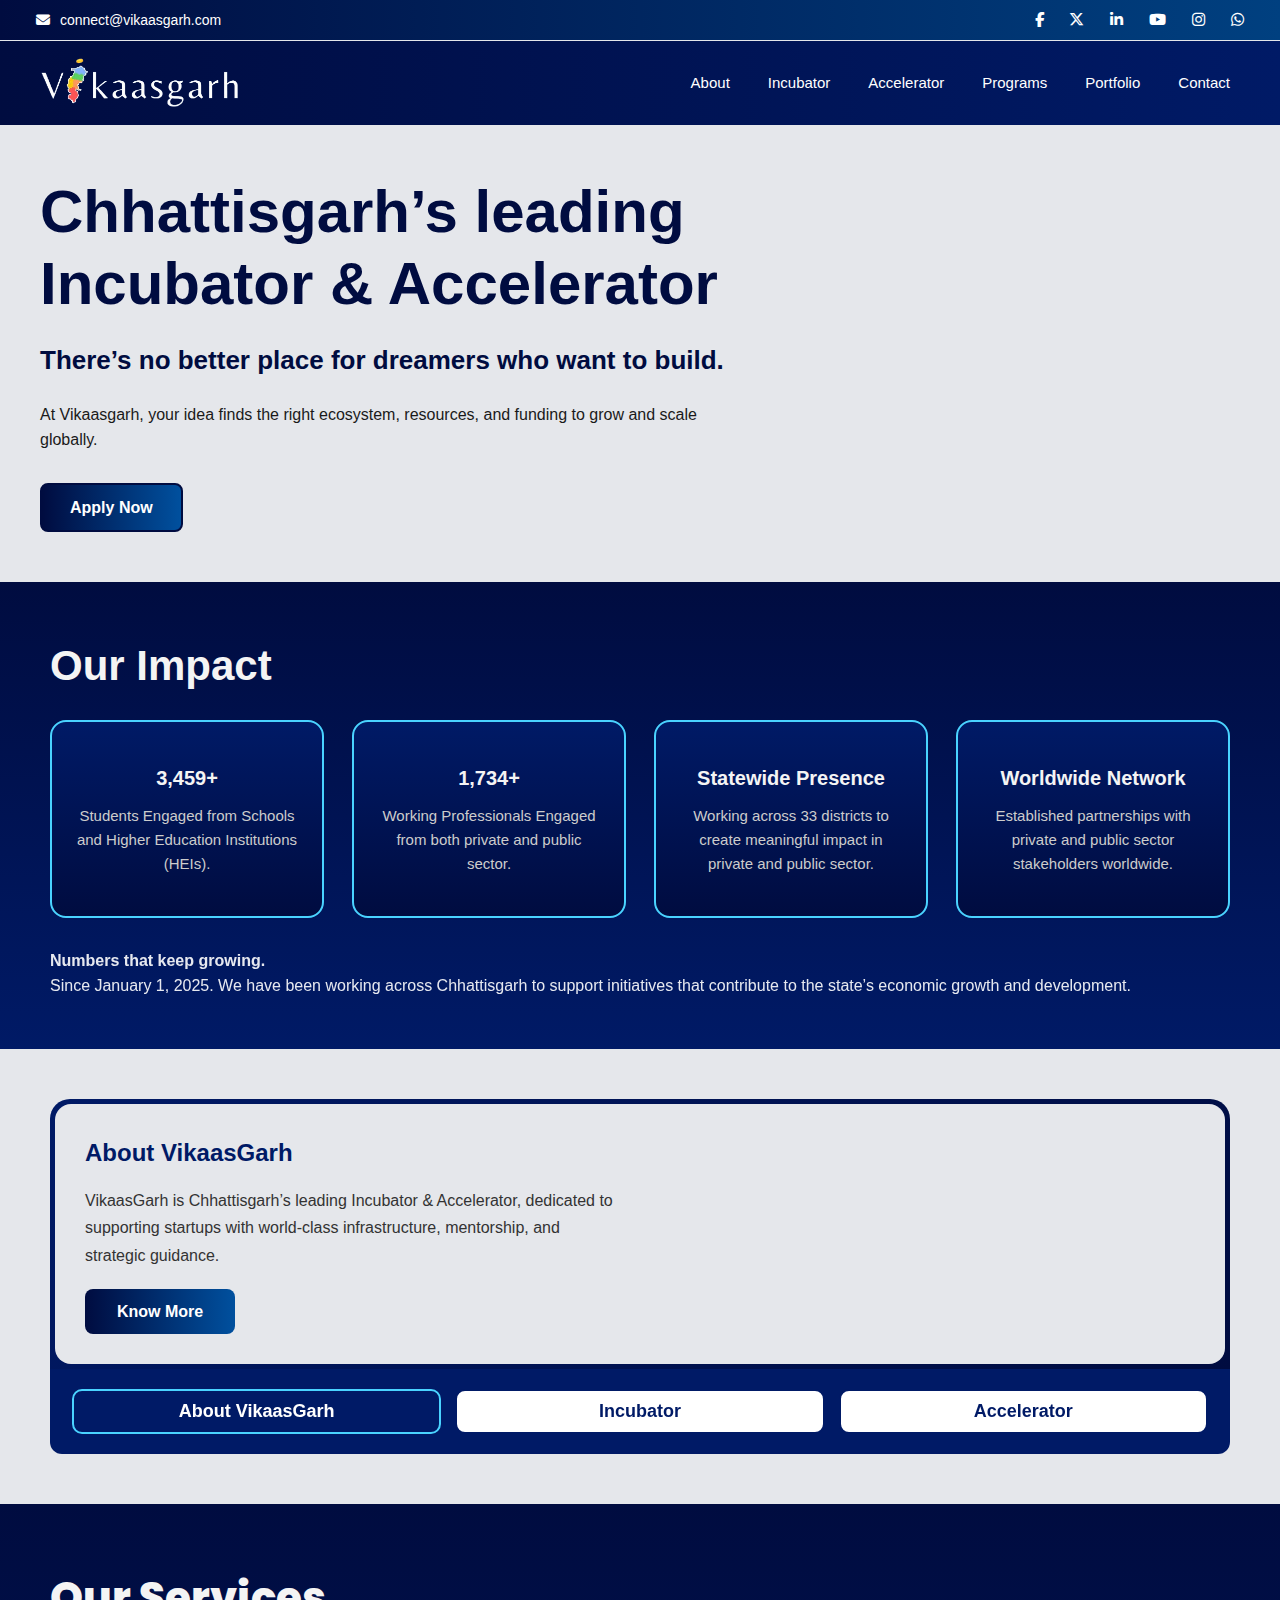
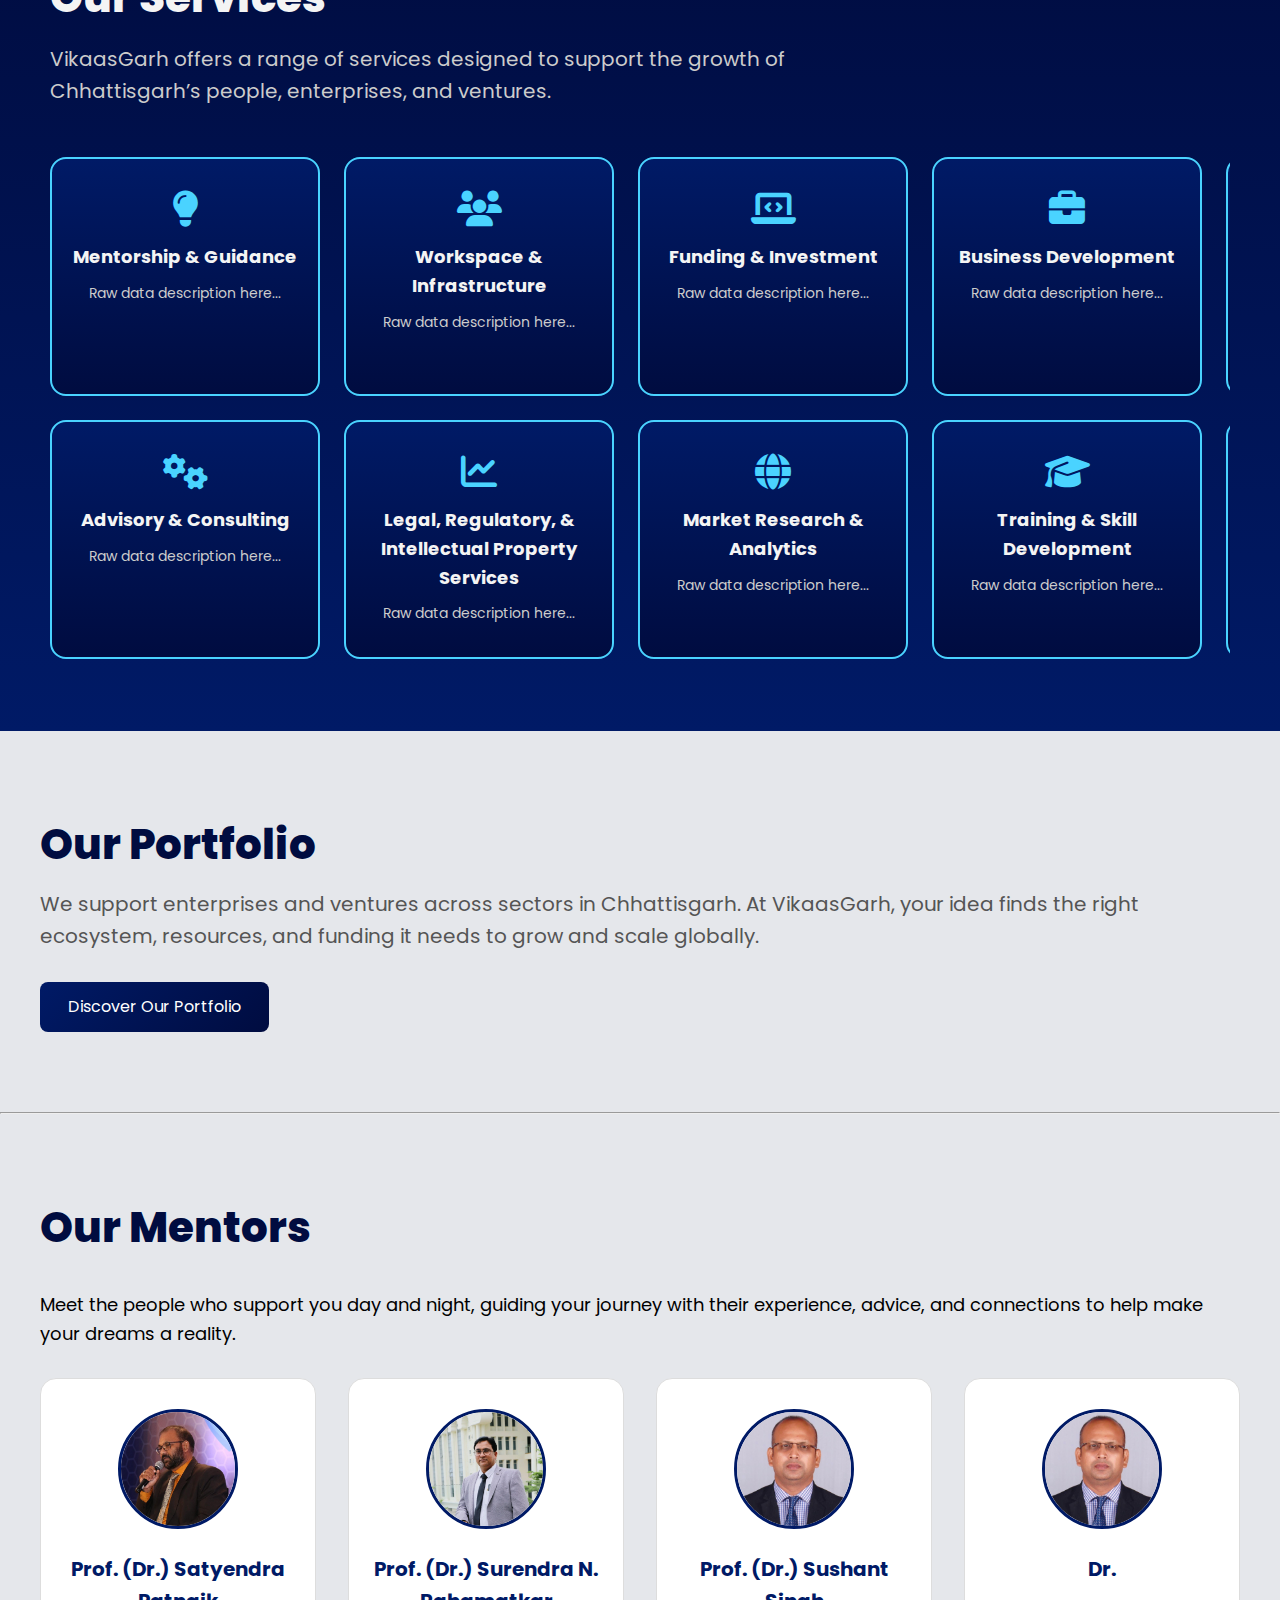
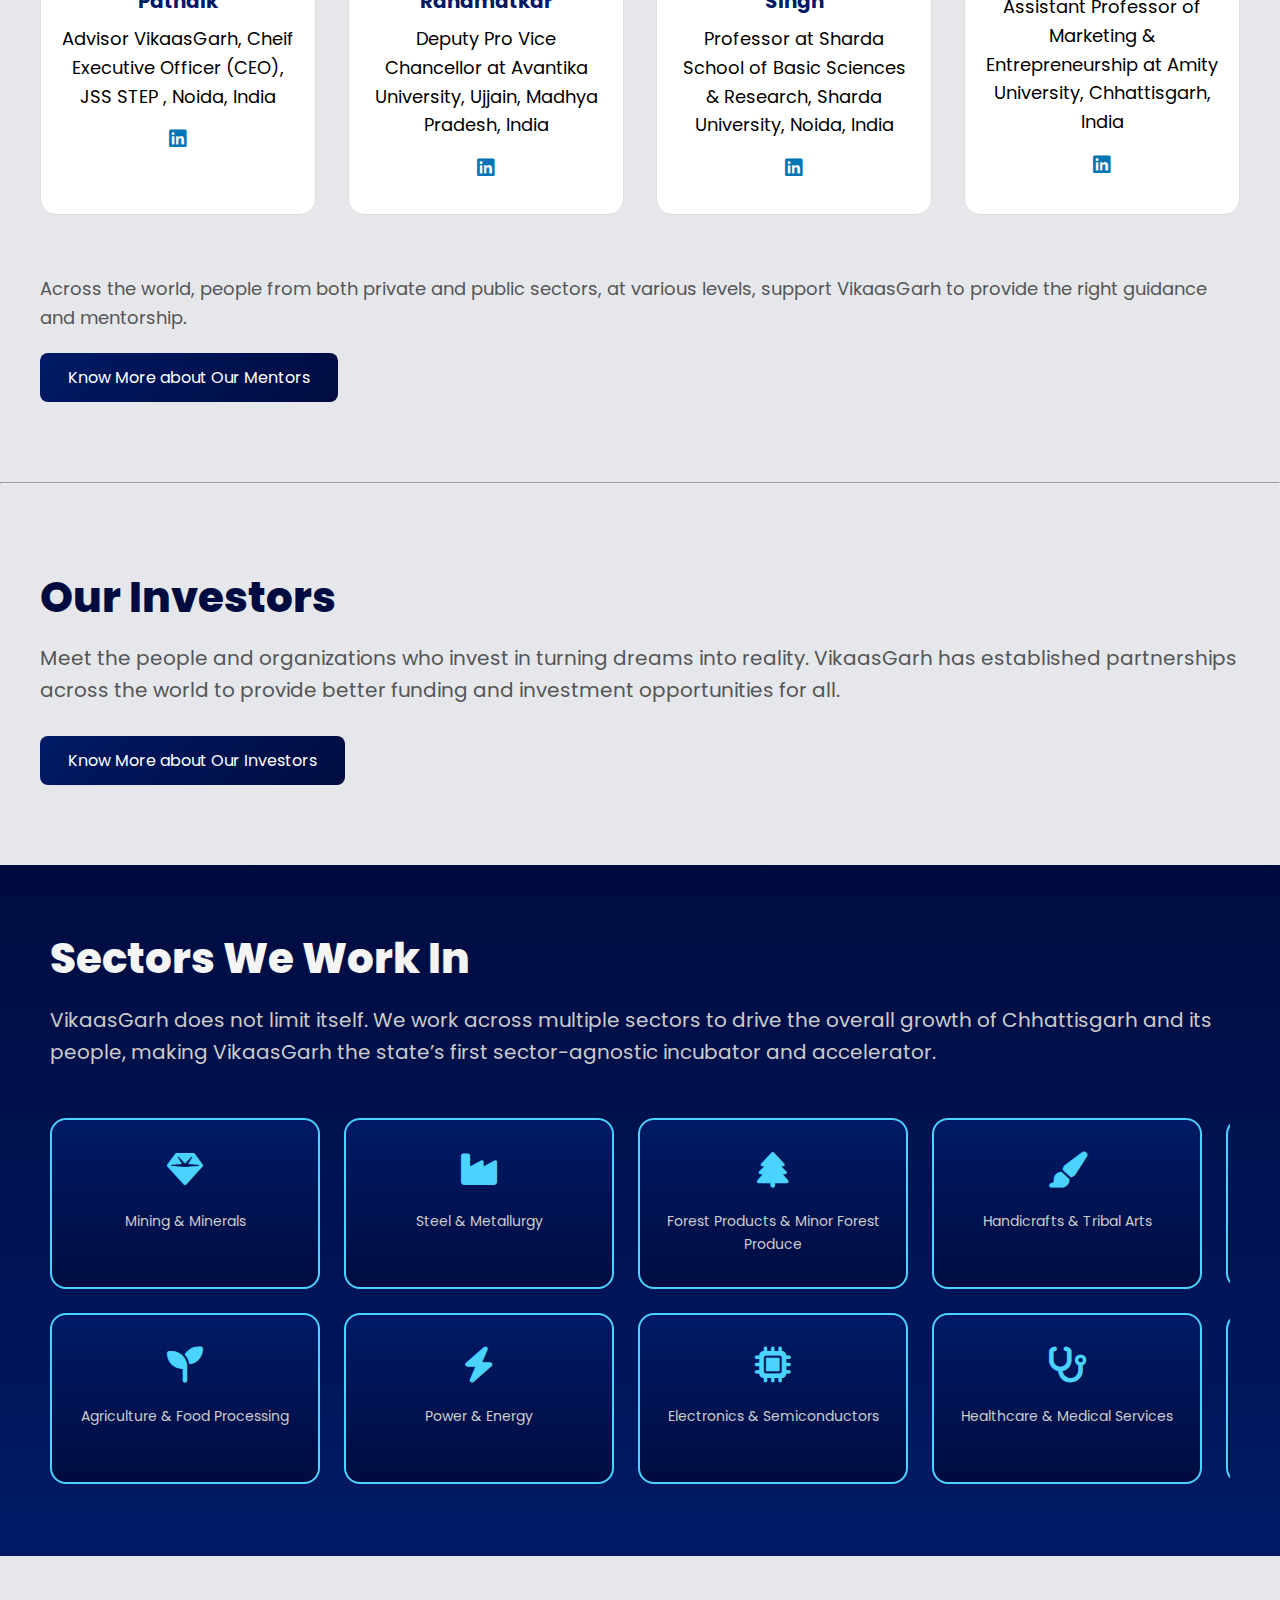
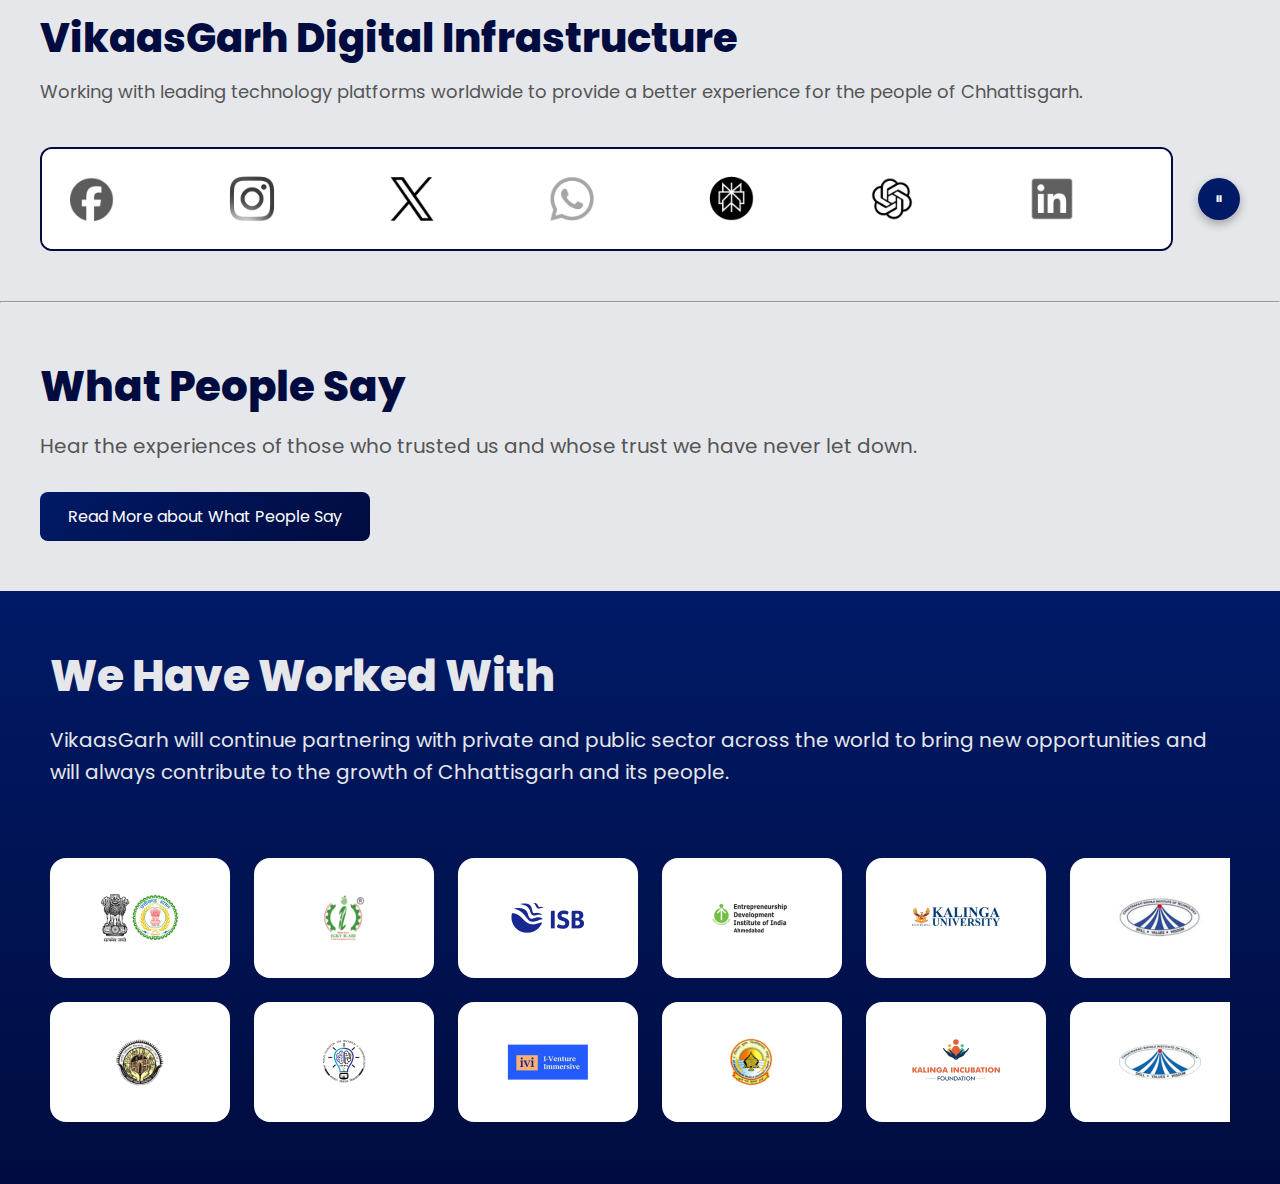
<file: docs/index.html>
<!DOCTYPE html>
<html lang="en">
<head>
  <meta charset="UTF-8">
  <meta name="viewport" content="width=device-width, initial-scale=1.0">

  <title>VikaasGarh | Chhattisgarh’s Best Incubator & Accelerator</title>

  <link rel="stylesheet" href="Header/header.css">
  <link rel="stylesheet" href="Cascading Style Sheets/index/index.css">

  <link rel="stylesheet" href="https://cdnjs.cloudflare.com/ajax/libs/font-awesome/6.5.0/css/all.min.css">

  <link href="https://fonts.googleapis.com/css2?family=Poppins:wght@600;700;800&display=swap" rel="stylesheet">
</head>
<body>
    <!-- TOP INFO BAR -->
    <div class="topbar">
        <!-- Left Side: Contact Email -->
        <div class="topbar-left">
            <a href="mailto:connect@vikaasgarh.com">
            <i class="fas fa-envelope"></i> connect@vikaasgarh.com
            </a>
        </div>

        <!-- Right Side: Social Media Links -->
        <div class="topbar-right">
            <a href="https://facebook.com" target="_blank"><i class="fab fa-facebook-f"></i></a>
            <a href="https://x.com/vikaasgarh" target="_blank"><i class="fa-brands fa-x-twitter"></i></a>
            <a href="https://www.linkedin.com/company/vikaasgarh" target="_blank"><i class="fab fa-linkedin-in"></i></a>
            <a href="https://www.youtube.com/@VikaasGarh.official" target="_blank"><i class="fab fa-youtube"></i></a>
            <a href="https://www.instagram.com/vikaasgarh.official" target="_blank"><i class="fab fa-instagram"></i></a>
            <a href="https://whatsapp.com/channel/0029Vb70iAA3gvWQkuKao31K" target="_blank"><i class="fab fa-whatsapp"></i></a>
        </div>
    </div>
    <hr class="separator">

    <!-- MAIN NAVBAR -->
    <nav class="navbar">

    <!-- Logo -->
    <div class="logo">
        <a href="https://vikaasgarh.com">
        <img src="./Assets/Logos/VikaasGarh Logo/VikaasGarh Primary Logo Light Background Removed.png" 
            alt="Vikaasgarh Logo">
        </a>
    </div>

    <!-- Navigation Links -->
    <ul class="nav-links">
        <li><a href="about.html">About</a></li>
        <li><a href="incubator.html">Incubator</a></li>
        <li><a href="accelerator.html">Accelerator</a></li>
        <li><a href="program.html">Programs</a></li>
        <li><a href="portfolio.html">Portfolio</a></li>
        <li><a href="contact.html">Contact</a></li>
    </ul>

    <!-- Hamburger Menu (Mobile View) -->
    <div class="hamburger">
        <i class="fas fa-bars"></i>
    </div>

    </nav>

    <hr class="separator">


    <!-- MOBILE SIDEBAR MENU -->

    <!-- Dark Overlay (Visible when sidebar is active) -->
    <div class="overlay" id="overlay"></div>

    <!-- Sidebar Container -->
    <div class="sidebar" id="sidebar">
        <!-- Sidebar Top Row: Logo + Close Button -->
        <div class="sidebar-top">
            <div class="sidebar-logo">
            <a href="https://vikaasgarh.com">
                <img src="Assets/Logos/VikaasGarh Logo/VikaasGarh Primary Logo Light Background Removed.png" 
                    alt="VikaasGarh Logo">
            </a>
            </div>
            <div class="close-btn" id="close-btn">
            <i class="fas fa-times"></i>
            </div>
        </div>

        <hr>

        <!-- Sidebar Navigation Links -->
        <ul class="sidebar-links">
            <li><a href="about.html">About</a></li>
            <li><a href="incubator.html">Incubator</a></li>
            <li><a href="accelerator.html">Accelerator</a></li>
            <li><a href="program.html">Programs</a></li>
            <li><a href="portfolio.html">Portfolio</a></li>
            <li><a href="contact.html">Contact</a></li>
        </ul>

        <hr>

        <!-- Sidebar Email -->
        <div class="sidebar-email">
            <a href="mailto:connect@vikaasgarh.com">
            <i class="fas fa-envelope"></i> connect@vikaasgarh.com
            </a>
        </div>

        <hr>

        <!-- Sidebar Social Media Links -->
        <div class="sidebar-socials">
            <a href="https://facebook.com" target="_blank"><i class="fab fa-facebook-f"></i></a>
            <a href="https://x.com/vikaasgarh" target="_blank"><i class="fa-brands fa-x-twitter"></i></a>
            <a href="https://www.linkedin.com/company/vikaasgarh" target="_blank"><i class="fab fa-linkedin-in"></i></a>
            <a href="https://www.youtube.com/@VikaasGarh.official" target="_blank"><i class="fab fa-youtube"></i></a>
            <a href="https://www.instagram.com/vikaasgarh.official/" target="_blank"><i class="fab fa-instagram"></i></a>
            <a href="https://whatsapp.com/channel/0029Vb70iAA3gvWQkuKao31K" target="_blank"><i class="fab fa-whatsapp"></i></a>
        </div>
    </div>

    <!-- HERO SECTION -->
    <section class="hero">

        <!-- Hero Content Wrapper -->
        <div class="hero-content">

            <!-- Main Headline -->
            <h1>
            Chhattisgarh’s leading<br>
            <span class="nowrap">Incubator & Accelerator</span>
            </h1>

            <!-- Subheadline -->
            <h2>
            There’s no better place for dreamers who want to build.
            </h2>

            <!-- Description -->
            <p>
            At Vikaasgarh, your idea finds the right ecosystem, 
            resources, and funding to grow and scale globally.
            </p>

            <!-- Call-to-Action Button -->
            <a href="program.html" class="apply-btn">Apply Now</a>

        </div>
    </section>




    <!-- OUR IMPACT -->
    <section class="impact">

        <!-- Section Header -->
        <div class="impact-header">
            <h2>Our Impact</h2>
        </div>

        <!-- Impact Statistics -->
        <div class="impact-stats">

            <!-- Individual Impact Item -->
            <div class="impact-item">
                <h3>3,459+</h3>
                <p>Students Engaged from Schools and Higher Education Institutions (HEIs).</p>
            </div>

            <div class="impact-item">
                <h3>1,734+</h3>
                <p>Working Professionals Engaged from both private and public sector.</p>
            </div>

            <div class="impact-item">
                <h3>Statewide Presence</h3>
                <p>Working across 33 districts to create meaningful impact in private and public sector.</p>
            </div>

            <div class="impact-item">
                <h3>Worldwide Network</h3>
                <p>Established partnerships with private and public sector stakeholders worldwide.</p>
            </div>
        </div>

        <!-- Section Footer / Description -->
        <h3 class="impact-footer">
            Numbers that keep growing.
        </h3>
        <p class="impact-footer-p">Since January 1, 2025. We have been working across Chhattisgarh to support initiatives that contribute to the state’s economic growth and development.
        </p>
    </section>




    <!-- ABOUT VIKAASGARH | INCUABTOR | ACCELERATOR -->
    <section class="about-section">

    <!-- About Card (Laptop/Desktop Style) -->
        <div class="about-card">

            <!-- About Content Wrapper -->
            <div class="about-content">

                <!-- Left Side: Text Content -->
                <div class="about-text" id="about-text">
                    <h2></h2>
                    <p></p>
                    <a href="#" class="about-btn"></a>
                </div>

                <!-- Right Side: Image -->
                <div class="about-image" id="about-image">
                    <!-- <img src="./Assets/Images/about-vikaasgarh.jpg" alt="About VikaasGarh"> -->
                </div>

            </div> <!-- End of about-content -->
        </div> <!-- End of about-card -->

        <!-- About Navigation Tabs -->
        <div class="about-nav-wrapper">
            <div class="about-nav-inner">

                <!-- Left Arrow -->
                <button class="nav-arrow left">&#10094;</button>

                <!-- Tabs -->
                <div class="about-nav" id="aboutNav">
                    <a href="#" class="about-tab active" data-tab="vikaasgarh">About VikaasGarh</a>
                    <a href="javascript:void(0)" class="about-tab" data-tab="incubator">Incubator</a>
                    <a href="javascript:void(0)" class="about-tab" data-tab="accelerator">Accelerator</a>
                </div>
                
                <!-- Right Arrow -->
                <button class="nav-arrow right">&#10095;</button>

            </div>
        </div>
    </section>


    <!-- OUR SERVICES -->
    <section class="services">

        <!-- Section Header -->
        <div class="services-header">
            <h2>Our Services</h2>
            <p>VikaasGarh offers a range of services designed to support the growth of Chhattisgarh’s people, enterprises, and ventures.</p>
        </div>

        <!-- Services Grid -->
        <div class="services-grid">

            <!-- Service 1 -->
            <div class="service-card">
                <i class="fas fa-lightbulb"></i>
                <h3>Mentorship & Guidance</h3>
                <p>Raw data description here...</p>
            </div>

            <!-- Service 2 -->
            <div class="service-card">
                <i class="fas fa-cogs"></i>
                <h3>Advisory & Consulting</h3>
                <p>Raw data description here...</p>
            </div>

            <!-- Service 3 -->
            <div class="service-card">
                <i class="fas fa-users"></i>
                <h3>Workspace & Infrastructure</h3>
                <p>Raw data description here...</p>
            </div>

            <!-- Service 4 -->
            <div class="service-card">
                <i class="fas fa-chart-line"></i>
                <h3>Legal, Regulatory, & Intellectual Property Services</h3>
                <p>Raw data description here...</p>
            </div>

            <!-- Service 5 -->
            <div class="service-card">
                <i class="fas fa-laptop-code"></i>
                <h3>Funding & Investment</h3>
                <p>Raw data description here...</p>
            </div>

            <!-- Service 6 -->
            <div class="service-card">
                <i class="fas fa-globe"></i>
                <h3>Market Research & Analytics</h3>
                <p>Raw data description here...</p>
            </div>

            <!-- Service 7 -->
            <div class="service-card">
                <i class="fas fa-briefcase"></i>
                <h3>Business Development</h3>
                <p>Raw data description here...</p>
            </div>

            <!-- Service 8 -->
            <div class="service-card">
                <i class="fas fa-graduation-cap"></i>
                <h3>Training & Skill Development</h3>
                <p>Raw data description here...</p>
            </div>

            <!-- Service 9 -->
            <div class="service-card">
                <i class="fas fa-network-wired"></i>
                <h3>Networking & Partnerships</h3>
                <p>Raw data description here...</p>
            </div>

            <!-- Service 10 -->
            <div class="service-card">
                <i class="fas fa-rocket"></i>
                <h3>Startup Acceleration Programs</h3>
                <p>Raw data description here...</p>
            </div>

            <!-- Service 11 -->
            <div class="service-card">
                <i class="fas fa-bullhorn"></i>
                <h3>Marketing & PR Support</h3>
                <p>Raw data description here...</p>
            </div>

            <!-- Service 12 -->
            <div class="service-card">
                <i class="fas fa-handshake"></i>
                <h3>Strategic Collaborations</h3>
                <p>Raw data description here...</p>
            </div>

        </div> <!-- End of services-grid -->
    </section>



    <!-- OUR PORTFOLIO -->
    <section class="portfolio">
        <div class="portfolio-container">
            <!-- Left Content -->
            <div class="portfolio-left">
                <h2>Our Portfolio</h2>
                <p>We support enterprises and ventures across sectors in Chhattisgarh. At VikaasGarh, your idea finds the right ecosystem, resources, and funding it needs to grow and scale globally.</p>
                <a href="portfolio.html" class="portfolio-btn">Discover Our Portfolio</a>
                </div>

                <!-- <div class="portfolio-right">
                <img src="portfolio-illustration.png" alt="Portfolio Illustration"> -->
            </div>
        </div>
    </section>
    <hr>




    <!-- OUR MENTORS -->
    <section class="mentors">
        <!-- Section Header -->
        <div class="mentors-header">
            <h2>Our Mentors</h2>
            <p>Meet the people who support you day and night, guiding your journey with their experience, advice, and connections to help make your dreams a reality.</p>
        </div>

        <!-- Mentor Cards Section -->
        <div class="mentors-grid">
            <!-- Mentor Card 1 -->
            <div class="mentor-card">
                <img src="./Assets/Images/SP.jpg" alt="Prof. (Dr.) Surendra N. Rahamatkar">
                <h3>Prof. (Dr.) Satyendra Patnaik</h3>
                <p>Advisor VikaasGarh, Cheif Executive Officer (CEO), JSS STEP , Noida, India</p>
                <a href="https://www.linkedin.com/in/prof-dr-satyendra-patnaik-29a9b711/"><i class="fab fa-linkedin"></i></a>
            </div>

            <!-- Mentor Card 2 -->
            <div class="mentor-card">
                <img src="./Assets/Images/Prof. (Dr.) Surendra N. Rahamatkar.png" alt="Prof. (Dr.) Surendra N. Rahamatkar">
                <h3>Prof. (Dr.) Surendra N. Rahamatkar</h3>
                <p>Deputy Pro Vice Chancellor at Avantika University, Ujjain, Madhya Pradesh, India</p>
                <a href="https://www.linkedin.com/in/drsurendra/"><i class="fab fa-linkedin"></i></a>
            </div>

            <!-- Mentor Card 3 -->
            <div class="mentor-card">
                <img src="./Assets/Images/Prof. (Dr.) Sushant Singh.jpeg" alt="Prof. (Dr.) Sushant Singh">
                <h3>Prof. (Dr.) Sushant Singh</h3>
                <p>Professor at Sharda School of Basic Sciences & Research, Sharda University, Noida, India</p>
                <a href="https://www.linkedin.com/in/prof-dr-sushant-singh-21a067217/"><i class="fab fa-linkedin"></i></a>
            </div>

            <!-- Mentor Card 4 -->
            <div class="mentor-card">
                <img src="./Assets/Images/Prof. (Dr.) Sushant Singh.jpeg" alt="Prof. (Dr.) Sushant Singh">
                <h3>Dr. </h3>
                <p>Assistant Professor of Marketing & Entrepreneurship at Amity University, Chhattisgarh, India</p>
                <a href="https://www.linkedin.com/in/dr-annapurna-metta-206675295/"><i class="fab fa-linkedin"></i></a>
            </div>
        </div>

        <!-- Left-Right Section: Text + Button and Illustration -->
        <div class="mentors-container">
            <!-- Left Side: Text and Button -->
            <div class="mentors-left">
                <p>Across the world, people from both private and public sectors, at various levels, support VikaasGarh to provide the right guidance and mentorship.</p>
                <a href="mentors.html" class="mentors-btn">Know More about Our Mentors</a>
            </div>

            <!-- <div class="mentors-right">
                <img src="mentors-illustration.png" alt="Mentors Illustration">
            </div> -->
        </div>
    </section>
    <hr>









    <!-- OUR INVESTORS -->
    <section class="investors">

        <!-- Container for Investors Content -->
        <div class="investors-container">

            <!-- Left Side: Text Content -->
            <div class="investors-left">
            <h2>Our Investors</h2>
            <p>Meet the people and organizations who invest in turning dreams into reality. VikaasGarh has established partnerships across the world to provide better funding and investment opportunities for all.</p>
            <a href="investor.html" class="investors-btn">Know More about Our Investors</a>
            </div>

            <!-- <div class="investors-right">
            <img src="investors-illustration.png" alt="Investors Illustration">
            </div> -->

        </div> <!-- End of investors-container -->

    </section>



    


    <!-- SECTORS WE WORK IN -->
    <section class="sectors-modern">
        <!-- Section Header -->
        <div class="sectors-header">
            <h2>Sectors We Work In</h2>
            <p>
                VikaasGarh does not limit itself. We work across multiple sectors to drive the overall growth of Chhattisgarh and its people, making VikaasGarh the state’s first sector-agnostic incubator and accelerator.
            </p>
        </div>

         <!-- All cards in ONE row for horizontal scroll -->
        <div class="sectors-row">
            <div class="sector-card"><i class="fas fa-gem"></i><span>Mining & Minerals</span></div>
            <div class="sector-card"><i class="fas fa-seedling"></i><span>Agriculture & Food Processing</span></div>
            <div class="sector-card"><i class="fas fa-industry"></i><span>Steel & Metallurgy</span></div>
            <div class="sector-card"><i class="fas fa-bolt"></i><span>Power & Energy</span></div>
            <div class="sector-card"><i class="fas fa-tree"></i><span>Forest Products & Minor Forest Produce</span></div>
            <div class="sector-card"><i class="fas fa-microchip"></i><span>Electronics & Semiconductors</span></div>
            <div class="sector-card"><i class="fas fa-paint-brush"></i><span>Handicrafts & Tribal Arts</span></div>
            <div class="sector-card"><i class="fas fa-stethoscope"></i><span>Healthcare & Medical Services</span></div>
            <div class="sector-card"><i class="fas fa-laptop-code"></i><span>IT & Digital Services</span></div>
            <div class="sector-card"><i class="fas fa-landmark"></i><span>Tourism & Cultural Heritage</span></div>
            <div class="sector-card"><i class="fas fa-shipping-fast"></i><span>Logistics & Supply Chain</span></div>
            <div class="sector-card"><i class="fas fa-cogs"></i><span>Manufacturing</span></div>
        </div>
    </section>






    <!-- VIKAASGARH DIGITAL INFRASTRUCTURE -->
    <section class="infrastructure">

        <!-- Section Header -->
        <div class="infra-header">
            <h2>VikaasGarh Digital Infrastructure</h2>
            <P>Working with leading technology platforms worldwide to provide a better experience for the people of Chhattisgarh.</P>
        </div>

        <!-- Container for Marquee + Controls -->
        <div class="infra-marquee-container">

            <!-- Logos Marquee Wrapper -->
            <div class="infra-marquee-wrap">
            <div class="infra-marquee" id="infraMarquee">
                <img src="./Assets/Logos/VikaasGarh Digital Infrastructure/Facebook.png" alt="Facebook Logo">
                <img src="./Assets/Logos/VikaasGarh Digital Infrastructure/Instagram.png" alt="Instagram Logo">
                <img src="./Assets/Logos/VikaasGarh Digital Infrastructure/X (formaly twitter).png" alt="X Logo">
                <img src="./Assets/Logos/VikaasGarh Digital Infrastructure/WhatsApp.png" alt="WhatsApp Logo">
                <img src="./Assets/Logos/VikaasGarh Digital Infrastructure/Perplexity AI.png" alt="Perplexity AI Logo">
                <img src="./Assets/Logos/VikaasGarh Digital Infrastructure/ChatGPT.png" alt="ChatGPT Logo">
                <img src="./Assets/Logos/VikaasGarh Digital Infrastructure/LinkedIn.png" alt="LinkedIn Logo">
                <img src="./Assets/Logos/VikaasGarh Digital Infrastructure/Notion.png" alt="Notion Logo">
                <img src="./Assets/Logos/VikaasGarh Digital Infrastructure/Google.png" alt="Google Logo">
                <img src="./Assets/Logos/VikaasGarh Digital Infrastructure/Chrome.png" alt="Chrome Logo">
                <img src="./Assets/Logos/VikaasGarh Digital Infrastructure/Canva.png" alt="Canva Logo">
                <img src="./Assets/Logos/VikaasGarh Digital Infrastructure/YouTube.png" alt="YouTube Logo">
                <img src="./Assets/Logos/VikaasGarh Digital Infrastructure/Brave.png" alt="Brave Logo">
            </div>
            </div> <!-- End of infra-marquee-wrap -->

            <!-- Marquee Controls -->
            <div class="infra-controls">
            <button class="infra-toggle" id="toggleBtn">⏸</button>
            </div>

        </div> <!-- End of infra-marquee-container -->
    </section>
    <hr>




    <!-- WHAT PEOPLE SAY -->
    <section class="testimonials">
        <div class="testimonials-container">
            <!-- Left Side: Text Content -->
            <div class="testimonials-left">
                <h2>What People Say</h2>
                <p>Hear the experiences of those who trusted us and whose trust we have never let down.</p>
                <a href="testimonial.html" class="testimonials-btn">Read More about What People Say</a>
            </div>

            <!-- <div class="testimonials-right">
                <img src="testimonial-placeholder.jpg" alt="Testimonials Coming Soon">
            </div> -->
        </div>
    </section>






    <!-- WE HAVE WORKED WITH -->
    <section class="worked-with">

    <!-- Section Header -->
        <div class="worked-header">
            <h2>We Have Worked With</h2>
            <p>VikaasGarh will continue partnering with private and public sector across the world to bring new opportunities and will always contribute to the growth of Chhattisgarh and its people.</p>
        </div>

        <!-- Logos Grid -->
        <div class="worked-logos">

            <!-- Each logo wrapped inside a logo-card for consistency -->
            <div class="logo-card">
            <img src="./Assets/Logos/VikaasGarh Worked With (100 X 60)/Government of Chhattisgarh.png" 
                alt="Government of Chhattisgarh Logo">
            </div>

            <div class="logo-card">
            <img src="./Assets/Logos/VikaasGarh Worked With (100 X 60)/Raipur Municipal Corporation.png" 
                alt="Raipur Municipal Corporation Logo">
            </div>

            <div class="logo-card">
            <img src="./Assets/Logos/VikaasGarh Worked With (100 X 60)/IGKV R ABI.png" 
                alt="IGKV R-ABI Logo">
            </div>

            <div class="logo-card">
            <img src="./Assets/Logos/VikaasGarh Worked With (100 X 60)/NITRRFIE.png" 
                alt="NIT RRFIE Logo">
            </div>

            <div class="logo-card">
            <img src="./Assets/Logos/VikaasGarh Worked With (100 X 60)/ISB.png" 
                alt="ISB Logo">
            </div>

            <div class="logo-card">
            <img src="./Assets/Logos/VikaasGarh Worked With (100 X 60)/IVI.png" 
                alt="ISB IVI Logo">
            </div>

            <div class="logo-card">
            <img src="./Assets/Logos/VikaasGarh Worked With (100 X 60)/Entrepreneurship Development Institute of India.png" 
                alt="EDII Ahmedabad Logo">
            </div>

            <div class="logo-card">
            <img src="./Assets/Logos/VikaasGarh Worked With (100 X 60)/Pandit Ravishankar Shukla University.png" 
                alt="Pandit Ravishankar Shukla University Logo">
            </div>

            <div class="logo-card">
            <img src="./Assets/Logos/VikaasGarh Worked With (100 X 60)/Kalinga University.png" 
                alt="Kalinga University Logo">
            </div>

            <div class="logo-card">
            <img src="./Assets/Logos/VikaasGarh Worked With (100 X 60)/Kalinga Incubation Foundation.png" 
                alt="Kalinga Incubation Foundation Logo">
            </div>

            <div class="logo-card">
            <img src="./Assets/Logos/VikaasGarh Worked With (100 X 60)/Chhatrapati Shivaji Institute of Technology.png" 
                alt="Chhatrapati Shivaji Institute of Technology Logo">
            </div>

            <div class="logo-card">
            <img src="./Assets/Logos/VikaasGarh Worked With (100 X 60)/Chhatrapati Shivaji Institute of Pharmacy.png" 
                alt="Chhatrapati Shivaji Institute of Pharmacy Logo">
            </div>

            <div class="logo-card">
            <img src="./Assets/Logos/VikaasGarh Worked With (100 X 60)/Jagriti Yatra.png" 
                alt="Jagriti Yatra Logo">
            </div>

        </div>
    </section>




    <script src="Header/header.js"></script>
    <script src="JavaScript/index.js"></script>
</body>
</html>
</file>
<file: docs/Cascading Style Sheets/index/index.css>
/* HERO SECTION */
.hero {
  max-width: 1300px;
  margin: 0 auto;
  padding: 50px; /* laptop default */
  text-align: left;
}

.hero-content {
  max-width: 800px;
}

/* Main Heading */
.hero h1 {
  font-weight: 900;
  color: #000c40;
  line-height: 1.2;
  margin-bottom: 20px;
  text-align: left;
  white-space: nowrap; /* large screens no wrap */
}

/* Subheading */
.hero h2 {
  font-weight: 600;
  color: #000c40;
  margin-bottom: 20px;
  text-align: left;
  white-space: nowrap;
}

/* Paragraph */
.hero p {
  font-weight: 400;
  color: #1a1a1a;
  max-width: 700px;
  margin-bottom: 30px;
  text-align: left;
}

/* Apply Button */
.hero .apply-btn {
  display: inline-block;
  font-weight: 600;
  color: #fff;
  background: linear-gradient(90deg, #000c40, #00509e);
  border: 2px solid #000c40;
  border-radius: 8px;
  padding: 10px 28px;
  text-decoration: none;
  transition: all 0.3s ease;
}

/* Button Hover */
.hero .apply-btn:hover {
  background: linear-gradient(90deg, #001a66, #4ad3ff);
}

/* RESPONSIVE HERO */
@media (max-width: 1366px) {
  .hero { padding: 50px 40px; }
  .hero h1 { font-size: 60px; }
  .hero h2 { font-size: 26px; }
  .hero p { font-size: 16px; }
}

@media (max-width: 1024px) {
  .hero { padding: 40px 30px; }
  .hero h1 { font-size: 48px; white-space: normal; }
  .hero h2 { font-size: 22px; white-space: normal; }
  .hero p { font-size: 15px; }
}

@media (max-width: 768px) {
  .hero { padding: 30px 24px; }
  .hero h1 { font-size: 36px; }
  .hero h2 { font-size: 18px; }
  .hero p { font-size: 14px; }
}

@media (max-width: 480px) {
  .hero { padding: 20px 16px; }
  .hero h1 { font-size: 28px; }
  .hero h2 { font-size: 16px; }
  .hero p { font-size: 13px; }
}












/* IMPACT SECTION */
.impact {
  background: linear-gradient(180deg, #000c40, #001a66);
  color: #fff;
  padding: 50px;
  text-align: left;
  margin: 0 auto;
}

.impact-header {
  max-width: 1200px; /* keeps content aligned with logo grid */
  margin: 0 auto;
  
}

.impact-header h2 {
  font-weight: 800;
  font-size: clamp(30px, 4vw, 42px);
  margin-bottom: 20px;
  color: #f4f4f4;
  
}

.impact-header p {
  font-weight: 400;
  margin-bottom: 50px;
  color: #f4f4f4;
}

/* Stats Grid */
.impact-stats {
  display: grid;
  grid-template-columns: repeat(4, 1fr);
  gap: 28px;
  max-width: 1200px;
  margin: 0 auto;
}

.impact-item {
  background: linear-gradient(180deg, #001a66, #000c40);
  border-radius: 16px;
  border: 2px solid #4ad3ff;
  padding: 40px 20px;
  text-align: center;
  display: flex;
  flex-direction: column;
  justify-content: center;
  align-items: center;
  transition: transform 0.3s ease;
}

.impact-item:hover {
  transform: translateY(-5px);
  box-shadow: 0 8px 24px rgba(0,0,0,0.3);
}

.impact-item i {
  font-size: 40px;
  margin-bottom: 16px;
  color: #4ad3ff;
}

.impact-item h3 {
  font-size: 20px;
  font-weight: 700;
  margin-bottom: 10px;
  color: #f4f4f4;
}

.impact-item p {
  font-size: 15px;
  color: #cccccc;
}

/* Footer text */
.impact-footer {
  margin-top: 30px;
  font-size: 16px;
  opacity: 0.9;
  max-width: 1200px;   /* same as cards grid */
  margin-left: auto;
  margin-right: auto;   /* centers the text */
}

.impact-footer-p {
  font-size: 16px;
  opacity: 0.9;
  max-width: 1200px;   /* same as cards grid */
  margin-left: auto;
  margin-right: auto;   /* centers the text */
}

/* Responsive Impact */
@media (max-width: 1024px) {
  .impact { padding: 40px 40px; }
  .impact-stats { grid-template-columns: repeat(2, 1fr); gap: 20px; }
  .impact-item { padding: 30px 16px; }
  .impact-item i { font-size: 32px; }
}

@media (max-width: 768px) {
  .impact { padding: 30px 24px; }
  .impact-item { padding: 28px 16px; }
}

@media (max-width: 480px) {
  .impact { padding: 20px 16px; }
  .impact-item { padding: 20px 12px; }
}












/*  ABOUT SECTION */
.about-section {
  background: #e5e7eb;
  padding: 50px 50px;
  text-align: left;
}

.about-card {
  background: linear-gradient(135deg, #001a66, #000c40);
  border-radius: 20px 20px 0 0;
  max-width: 1200px;
  margin: 0 auto;
  padding: 5px;
}

.about-content {
  display: grid;
  grid-template-columns: 1fr 1fr;
  gap: 40px;
  align-items: center;
  background: #e5e7eb;
  border-radius: 16px;
  padding: 30px;
}

.about-text h2 {
  font-weight: 800;
  color: #001a66;
  margin-bottom: 15px;
}

.about-text p {
  font-weight: 400;
  color: #333;
  line-height: 1.7;
  margin-bottom: 20px;
}

.about-btn {
  display: inline-block;
  padding: 10px 32px;
  border-radius: 8px;
  font-weight: 600;
  background: linear-gradient(90deg, #000c40, #00509e);
  color: #fff;
  text-decoration: none;
  transition: 0.3s;
}

.about-btn:hover {
  background: linear-gradient(90deg, #001a66, #4ad3ff);
}

/* Right Image */
.about-image img {
  width: 100%;
  border-radius: 12px;
  border: 2px solid #ddd;
}

/* Responsive About */
@media (max-width: 1024px) {
  .about-section { padding: 40px 40px; }
  .about-content { grid-template-columns: 1fr; text-align: left; padding: 20px; }
  .about-image { order: -1; margin-bottom: 20px; }
  .about-text h2 { font-size: 28px; }
  .about-text p { font-size: 16px; }
}

@media (max-width: 768px) {
  .about-section { padding: 30px 24px; }
  .about-text h2 { font-size: 24px; }
  .about-text p { font-size: 14px; }
}

@media (max-width: 480px) {
  .about-section { padding: 20px 16px; }
  .about-text h2 { font-size: 20px; }
  .about-text p { font-size: 13px; }
}

/* NAVIGATION WRAPPER (blue strip background) */
.about-nav-wrapper {
  background: #001a66;
  border-radius: 0 0 12px 12px;
  max-width: 1200px;
  margin: 0 auto;
  padding: 12px;
  position: relative;
  overflow: hidden; /* important for fading edges */
}

/* FADING EDGES for about-nav */
@media (max-width: 1023px) {
  .about-nav-wrapper::before,
  .about-nav-wrapper::after {
    content: "";
    position: absolute;
    top: 0;
    width: 45px; /* adjust width for fade size */
    height: 100%;
    z-index: 5;
    pointer-events: none;
  }

  .about-nav-wrapper::before {
    left: 0;
    background: linear-gradient(to right, #001a66 80%, transparent);
  }

  .about-nav-wrapper::after {
    right: 0;
    background: linear-gradient(to left, #001a66 80%, transparent);
  }
}


/* INNER BOX REMOVED */
.about-nav-inner {
  border-radius: 12px;
  position: relative;
  overflow: hidden;
  padding: 8px 10px;
  background: transparent;
  box-shadow: none;
}

/* NAV FLEX */
.about-nav {
  display: flex;
  gap: 14px;
  transition: transform 0.35s ease;
  will-change: transform;
}
.about-nav::-webkit-scrollbar { display: none; }

/* NAV ITEMS */
.about-nav a {
  text-align: center;
  font-size: 18px;
  font-weight: 600;
  color: #001a66;
  text-decoration: none;
  padding: 6px 14px;
  border-radius: 10px;
  background: #fff;
  transition: all 0.3s ease;
  flex: 0 0 auto;
  border: 2px solid #001a66;
}

.about-nav a.active {
  background: #001a66 !important;
  color: #fff !important;
  border-color: #4ad3ff !important;
}


/* Hover effect for inactive buttons */
.about-nav a:not(.active):hover {
  background: #001a66;
  color: #fff;
  border-color: #fff;
}

/* DESKTOP (≥1024px): show all 3 */
@media (min-width: 1024px) {
  .about-nav { transform: translateX(0) !important; }
  .about-nav a { flex-basis: calc(33.33% - 9.3px); }
  .nav-arrow { display: none !important; }
}

/* TABLET (769px–1023px): show 2 */
@media (max-width: 1023px) and (min-width: 769px) {
  .about-nav a { flex-basis: calc(50% - 7px); font-size: 16px; }
}

/* MOBILE (≤768px): show 1 */
@media (max-width: 768px) {
  .about-nav a { flex-basis: 100%; font-size: 15px; }
}

/* ARROWS (smaller size) */
.nav-arrow {
  position: absolute;
  top: 50%;
  transform: translateY(-50%);
  font-size: 14px;
  color: #001a66;
  cursor: pointer;
  background: #fff;
  border: 0;
  border-radius: 50%;
  padding: 4px 8px;
  box-shadow: 0 2px 6px rgba(0,0,0,0.2);
  display: none;
  line-height: 1;
  z-index: 10;
}
.nav-arrow.left { left: 8px; }
.nav-arrow.right { right: 8px; }

@media (max-width: 1023px) {
  .nav-arrow { display: inline-flex; align-items: center; justify-content: center; }
  .about-nav-inner { padding: 8px 40px; }
}







/* SERVICES SECTION (Impact style) */
.services {
  background: linear-gradient(180deg, #000c40, #001a66);
  padding: 60px 50px;
  text-align: center;
  font-family: 'Poppins', sans-serif;
  color: #f4f4f4;
}

.services-header { 
  max-width: 1300px;
  margin: 0 auto;
  max-width: 1200px; }

.services-header h2,
.services-header p {
  max-width: 800px;
  text-align: left;
}

.services-header h2 {
  font-size: clamp(30px, 4vw, 42px);
  font-weight: 800;
  margin-bottom: 12px;
  color: #f4f4f4;
}

.services-header p {
  font-size: clamp(15px, 2.5vw, 20px);
  color: #cccccc;
  margin-bottom: 40px;
}

/* Desktop & Tablet → Horizontal Scroll with 2 rows (base layout) */
.services-grid {
  display: grid;
  grid-template-rows: repeat(2, 1fr); /* 2 rows */
  grid-auto-flow: column;             /* fill columns first for horizontal scrolling */
  gap: 24px;
  overflow-x: auto;                   /* horizontal scroll */
  scroll-snap-type: x mandatory;
  padding-bottom: 12px;
  max-width: 1300px;
  margin: 0 auto;
}

/* Card base (desktop/tablet) */
.service-card {
  background: linear-gradient(180deg, #001a66, #000c40);
  border: 2px solid #4ad3ff;
  border-radius: 16px;
  padding: 32px 20px;
  text-align: center;
  display: flex;
  flex-direction: column;
  align-items: center;
  transition: transform 0.3s ease, box-shadow 0.3s ease;
  flex: 1;
  min-width: 270px;      /* desktop/tablet safeguard */
  scroll-snap-align: start;
}

.service-card:hover {
  transform: translateY(-5px);
  box-shadow: 0 8px 24px rgba(0,0,0,0.3);
}

.service-card i { font-size: 36px; margin-bottom: 16px; color: #4ad3ff; }
.service-card h3 { font-size: 18px; font-weight: 700; margin-bottom: 10px; color: #f4f4f4; }
.service-card p  { font-size: 14px; color: #cccccc; }

/* Desktop — show 4 cards worth */
@media (min-width: 1025px) {
  .services-grid {
    max-width: calc(4 * 300px); /* approx width for 4 visible cards */
    padding-top: 10px;
  }
}

/* Tablet — 3 cards visible per row (2 rows), horizontal scroll */
@media (min-width: 769px) and (max-width: 1024px) {
  .services-grid {
    display: grid;
    grid-template-rows: repeat(2, 1fr);
    grid-auto-flow: column;
    gap: 24px;
    overflow-x: auto;
    scroll-snap-type: x mandatory;
    max-width: calc(3 * 300px); /* show ~3 cards width */
    padding-bottom: 12px;
  }

  .service-card {
    min-width: 280px;
    max-width: 300px;
    scroll-snap-align: start;
  }
}

/* MOBILE — 2 cards per row, vertical scrolling (max 6 visible) */
/* IMPORTANT: override grid-auto-flow and override min-width so two columns are possible */
@media (max-width: 768px) {
  .services-grid {
    display: grid;
    grid-template-columns: repeat(2, 1fr); /* two columns */
    grid-auto-flow: row;                    /* ensure row-wise placement */
    gap: 16px;
    overflow-y: auto;                       /* vertical scroll */
    overflow-x: hidden;
    max-height: calc(3 * 190px);            /* 3 rows × 2 cols = 6 cards visible */
    padding-bottom: 8px;
    padding-top: 10px;
  }

  .service-card {
    width: 100%;
    max-width: none;
    min-width: 0;      /* <--- critical: allows 2-per-row on narrow screens */
    padding: 24px 16px;
    box-sizing: border-box;
  }
}

@media (max-width: 768px) {
  .service-card {
    padding: 16px 12px;        /* less padding */
    aspect-ratio: 1 / 1;       /* perfect square on mobile */
    min-width: 0;              /* allows 2 cards per row */
    width: 100%;
    max-width: none;
  }

  .service-card i {
    font-size: 26px;           /* smaller icons */
    margin-bottom: 8px;
  }

  .service-card h3 {
    font-size: 14px;           /* smaller heading */
    margin-bottom: 6px;
  }

  .service-card p {
    font-size: 12px;           /* smaller description */
    line-height: 1.3;
  }
}

/* Hide scrollbar (optional) */
.services-grid::-webkit-scrollbar { display: none; }

/* Match impact padding on very small screens */
@media (max-width: 480px) {
  .services {
    padding: 20px 16px; /* same as impact section */
  }
}

/* Hide scrollbar (optional) */
.services-grid::-webkit-scrollbar { display: none; }





/* PORTFOLIO SECTION */
.portfolio {
  padding: 80px 40px;
  font-family: 'Poppins', sans-serif;
  text-align: left; /* ensures text stays left */
}

.portfolio-container {
  display: flex;
  align-items: center;
  justify-content: space-between;
  gap: 50px; /* default horizontal gap for desktop */
  max-width: 1200px;
  margin: 0 auto;
}

/* Left Side */
.portfolio-left {
  flex: 1;
  text-align: left; /* force left text alignment */
}

.portfolio-left h2 {
  font-size: clamp(30px, 4vw, 42px);
  font-weight: 800;
  color: #000c40;
  margin-bottom: 10px;
}

.portfolio-left p {
  font-size: clamp(15px, 2.5vw, 20px);
  color: #555;
  margin-bottom: 30px;
}

.portfolio-btn {
  background: linear-gradient(135deg, #001a66, #000c40);
  color: #fff;
  font-size: 16px;
  padding: 12px 28px;
  border: none;
  border-radius: 8px;
  cursor: pointer;
  transition: 0.3s;
  text-decoration: none;
  display: inline-block;
}

.portfolio-btn:hover {
  transform: translateY(-3px);
  box-shadow: 0 6px 18px rgba(0, 0, 0, 0.2);
}

/* Right Side */
.portfolio-right {
  flex: 1;
  text-align: center; /* center image */
}

.portfolio-right img {
  max-width: 100%;
  height: auto;
  border-radius: 12px;
}

/* Responsive */
@media (max-width: 900px) {
  .portfolio-container {
    flex-direction: column; /* stack vertically */
    align-items: flex-start; /* align everything to left */
    gap: 16px; /* reduce vertical gap */
  }

  /* Image appears first */
  .portfolio-right {
    order: -1;
    text-align: left; /* left align image */
    margin-bottom: 0; /* remove extra margin */
  }

  .portfolio-left {
    flex: none;
    width: 100%;
    text-align: left; /* keep text left */
  }
}

@media (max-width: 768px) {
  .portfolio {
    padding: 24px 16px; /* match smaller sections */
  }
}




/* =========================
   MENTORS SECTION
========================= */
.mentors {
  padding: 80px 40px;
  font-family: 'Poppins', sans-serif;
  text-align: left;
}

/* Header */
.mentors-header h2 {
  font-size: clamp(30px, 4vw, 42px);
  font-weight: 800;
  color: #000c40;
  margin-bottom: 30px;
  max-width: 1200px;
  margin-left: auto;
  margin-right: auto;
}

.mentors-header p {
  font-size: 18px;
  text-align: left;
  max-width: 1200px;
  margin-left: auto;
  margin-right: auto;
  margin-bottom: 30px;
}

/* Mentor Cards Grid - Desktop default */
.mentors-grid {
  display: flex;           /* flex for easier horizontal scroll on smaller screens */
  flex-wrap: wrap;         /* wrap for desktop */
  gap: 30px;
  max-width: 1200px;
  margin: 0 auto;
  justify-content: space-between;
}

/* Individual Mentor Card */
.mentor-card {
  background: #fff;
  padding: 30px 20px;
  border-radius: 16px;
  border: 1px solid #ddd;
  transition: 0.3s;
  text-align: center;
  flex: 0 0 23%;           /* Desktop: 4 cards per row (approx 23% + gaps) */
  box-sizing: border-box;
}

.mentor-card:hover {
  transform: translateY(-5px);
  box-shadow: 0 8px 24px rgba(0,0,0,0.15);
}

.mentor-card img {
  width: 120px;
  height: 120px;
  object-fit: cover;
  border-radius: 50%;
  margin-bottom: 16px;
  border: 3px solid #001a66;
}

.mentor-card h3 {
  font-size: 20px;
  font-weight: 700;
  color: #001a66;
  margin-bottom: 8px;
}

.mentor-card p {
  font-size: 18px;
  margin-bottom: 12px;
}

/* LinkedIn Icon */
.mentor-card a {
  color: #0077b5;
  font-size: 20px;
  transition: color 0.3s;
}
.mentor-card a:hover {
  color: #005582;
}

/* =========================
   Tablet (2 cards visible + horizontal scroll)
========================= */
@media (max-width: 1024px) {
  .mentors-grid {
    flex-wrap: nowrap;           /* prevent wrapping */
    overflow-x: auto;            /* enable horizontal scroll */
    gap: 20px;
    scroll-snap-type: x mandatory;
    padding-bottom: 10px;
  }

 .mentor-card {
  flex: 0 0 32%; /* 3 cards visible */
  min-width: 32%;
  scroll-snap-align: start;
}


  /* Hide scrollbar */
  .mentors-grid::-webkit-scrollbar {
    display: none;
  }
  .mentors-grid {
    -ms-overflow-style: none;
    scrollbar-width: none;
  }
}

/* =========================
   Mobile (1 card visible + horizontal scroll)
========================= */
@media (max-width: 768px) {
  .mentors-grid {
    flex-wrap: nowrap;
    overflow-x: auto;
    gap: 20px;
    scroll-snap-type: x mandatory;
    padding-bottom: 10px;
  }

  .mentor-card {
    flex: 0 0 90%;              /* 1 card visible */
    min-width: 90%;
    scroll-snap-align: start;
  }
}

/* =========================
   Left-Right Section (Text + Illustration)
========================= */
.mentors-container {
  display: flex;
  align-items: center;
  justify-content: space-between;
  gap: 40px;
  max-width: 1200px;
  margin: 60px auto 0;
  flex-wrap: wrap;
}

.mentors-left {
  flex: 1;
  text-align: left;
}

.mentors-left p {
  font-size: clamp(15px, 2.5vw, 18px);
  color: #555;
  margin-bottom: 20px;
}

.mentors-btn {
  background: linear-gradient(135deg, #001a66, #000c40);
  color: #fff;
  font-size: 16px;
  padding: 12px 28px;
  border: none;
  border-radius: 8px;
  cursor: pointer;
  transition: 0.3s;
  text-decoration: none;
  display: inline-block;
}

.mentors-btn:hover {
  transform: translateY(-3px);
  box-shadow: 0 6px 18px rgba(0, 0, 0, 0.2);
}

.mentors-right {
  flex: 1;
  text-align: center;
}

.mentors-right img {
  max-width: 100%;
  height: auto;
  border-radius: 12px;
}

/* Extra small screens padding */
@media (max-width: 480px) {
  .mentors {
    padding: 40px 20px;
  }
}






.investors {
  background: #e5e7eb;
  padding: 80px 40px;
  font-family: 'Poppins', sans-serif;
  text-align: left; /* ensures text stays left */
}

.investors-container {
  display: flex;
  align-items: center;
  justify-content: space-between;
  gap: 50px;
  max-width: 1200px;
  margin: 0 auto;
}

/* Left Side */
.investors-left {
  flex: 1;
  text-align: left; /* force left text alignment */
}

.investors-left h2 {
  font-size: clamp(30px, 4vw, 42px);
  font-weight: 800;
  color: #000c40;
  margin-bottom: 10px;
}

.investors-left p {
  font-size: clamp(15px, 2.5vw, 20px);
  color: #555;
  margin-bottom: 30px;
}

.investors-btn {
  background: linear-gradient(135deg, #001a66, #000c40);
  color: #fff;
  font-size: 16px;
  padding: 12px 28px;
  border: none;
  border-radius: 8px;
  cursor: pointer;
  transition: 0.3s;
  text-decoration: none;
  display: inline-block;
}

.investors-btn:hover {
  transform: translateY(-3px);
  box-shadow: 0 6px 18px rgba(0, 0, 0, 0.2);
}

/* Right Side */
.investors-right {
  flex: 1;
  text-align: center; /* center image */
}

.investors-right img {
  max-width: 100%;
  height: auto;
  border-radius: 12px;
}

/* Responsive */
@media (max-width: 900px) {
  .investors-container {
    flex-direction: column;
    align-items: flex-start;
    gap: 16px; /* reduce gap for vertical stacking */
  }

  .investors-right {
    order: -1;
    text-align: left;
    margin-bottom: 0; /* optional: remove extra margin */
  }
}


@media (max-width: 768px) {
  .investors {
    padding: 24px 16px; /* match smaller sections */
  }
}









/* =========================
   SECTORS SECTION (Impact style like Services)
========================= */
.sectors-modern {
  background: linear-gradient(180deg, #000c40, #001a66);
  padding: 60px 50px;
  text-align: center;
  font-family: 'Poppins', sans-serif;
  color: #f4f4f4;
}

/* Header */
.sectors-header {
  max-width: 1200px;
  margin: 0 auto 40px;
  text-align: left;
}

.sectors-header h2 {
  font-size: clamp(30px, 4vw, 42px);
  font-weight: 800;
  color: #f4f4f4;
  margin-bottom: 12px;
}

.sectors-header p {
  font-size: clamp(15px, 2.5vw, 20px);
  color: #cccccc;
  margin-bottom: 40px;
}

/* Desktop & Tablet → Horizontal Scroll with 2 rows (base layout) */
.sectors-row {
  display: grid;
  grid-template-rows: repeat(2, 1fr); /* 2 rows */
  grid-auto-flow: column;             /* fill columns first */
  gap: 24px;
  overflow-x: auto;                   /* horizontal scroll */
  scroll-snap-type: x mandatory;
  padding-bottom: 12px;
  max-width: 1300px;
  margin: 0 auto;
  text-align: center;
}

/* Card base (desktop/tablet) */
.sector-card {
  background: linear-gradient(180deg, #001a66, #000c40);
  border: 2px solid #4ad3ff;
  border-radius: 16px;
  padding: 32px 20px;
  text-align: center;
  display: flex;
  flex-direction: column;
  align-items: center;
  transition: transform 0.3s ease, box-shadow 0.3s ease;
  min-width: 270px;      /* desktop/tablet safeguard */
  scroll-snap-align: start;
  flex: 0 0 280px;      /* fixed width, no stretching */
  max-width: 300px;
  height: 100%;       
}

.sector-card:hover {
  transform: translateY(-5px);
  box-shadow: 0 8px 24px rgba(0,0,0,0.3);
}

.sector-card i { font-size: 36px; margin-bottom: 16px; color: #4ad3ff; }
.sector-card span { font-size: 14px; color: #cccccc; text-align: center; margin-top: 6px; }

/* Desktop — show 4 cards worth */
@media (min-width: 1025px) {
  .sectors-row {
    max-width: calc(4 * 280px + 3 * 24px); /* 4 cards + 3 gaps */
    padding-top: 10px;
  }

  .sector-card {
    max-width: 300px;
    flex: 1;
  }
}

/* Tablet — 3 cards visible per row (2 rows), horizontal scroll */
@media (min-width: 769px) and (max-width: 1024px) {
  .sectors-row {
    max-width: calc(3 * 300px);
  }

  .sector-card {
    min-width: 280px;
    max-width: 300px;
  }
}

/* MOBILE — 2 cards per row, vertical scrolling (max 6 visible) */
@media (max-width: 768px) {
  .sectors-row {
    display: grid;
    grid-template-columns: repeat(2, 1fr);
    grid-auto-flow: row;
    gap: 16px;
    overflow-y: auto;
    overflow-x: hidden;
    max-height: calc(3 * 190px);  /* 3 rows × 2 cols = 6 cards visible */
    padding-bottom: 8px;
    padding-top: 10px;
  }

  .sector-card {
    width: 100%;
    max-width: none;
    min-width: 0;      /* allows 2-per-row on narrow screens */
    padding: 24px 16px;
    box-sizing: border-box;
    aspect-ratio: 1 / 1;  /* perfect square on mobile */
  }

  .sector-card i {
    font-size: 26px;           /* smaller icons */
    margin-bottom: 8px;
  }

  .sector-card span {
    font-size: 12px;           /* smaller text */
    line-height: 1.3;
  }
}

/* Hide scrollbar (optional) */
.sectors-row::-webkit-scrollbar { display: none; }

/* Extra small screens */
@media (max-width: 480px) {
  .sectors-modern {
    padding: 20px 16px; /* match impact section */
  }
}









/* Infrastructure Section */
.infrastructure {
  padding: 50px 40px;
  background: #e5e7eb;
  font-family: 'Poppins', sans-serif;
}

.infra-header {
  text-align: left;  /* align text left */
  max-width: 1200px; /* keep content centered inside page */
  margin: 0 auto 40px;
}

.infra-header h2 {
  font-size: clamp(28px, 3.5vw, 40px);
  font-weight: 800;
  color: #000c40;
  margin-bottom: 8px;
}

.infra-header p {
  font-size: clamp(14px, 2vw, 18px);
  color: #555;
  margin-bottom: 40px;
}

/* Container with marquee + buttons */
.infra-marquee-container {
  display: flex;
  align-items: center;
  justify-content: center;
  gap: 25px; /* space between marquee box and button(s) */
}

/* Box containing logos */
.infra-marquee-wrap {
  overflow: hidden;
  max-width: 1150px; /* shrink width a little */
  border-radius: 12px;

  background: #fff;
  border: 2px solid #000c40;
}

/* Infinite scrolling logos */
.infra-marquee {
  display: flex;
  align-items: center;
  gap: 60px;
  animation: scrollLeft 30s linear infinite;
  width: max-content; /* ✅ Needed for seamless loop */
}

.infra-marquee img {
  height: 100px;
  object-fit: contain;
  filter: grayscale(100%);
  transition: filter 0.3s;
}

.infra-marquee img:hover {
  filter: grayscale(0);
}

/* Keyframes for infinite right→left scroll */
@keyframes scrollLeft {
  0%   { transform: translateX(0); }
  100% { transform: translateX(-50%); } /* ✅ works with duplicated logos */
}

/* Controls (buttons) */
.infra-controls {
  display: flex;
  align-items: center;
  gap: 12px;
}

/* Base button style */
.infra-toggle {
  background: #001a66;
  color: #fff;
  border: none;
  border-radius: 50%;
  width: 42px;
  height: 42px;
  cursor: pointer;
  font-size: 16px;
  display: flex;
  align-items: center;
  justify-content: center;
  box-shadow: 0 4px 10px rgba(0,0,0,0.3);
  transition: background 0.3s;
}

.infra-toggle:hover {
  background: #000c40;
}






/* =========================
   TESTIMONIALS SECTION
========================= */
.testimonials {
  padding: 50px 40px;
  font-family: 'Poppins', sans-serif;
  text-align: left; /* ensures text stays left */
}

.testimonials-container {
  display: flex;
  align-items: center;
  justify-content: space-between;
  gap: 50px; /* default horizontal gap for desktop */
  max-width: 1200px;
  margin: 0 auto;
  /* removed padding to match Portfolio exactly */
}

/* Left Side */
.testimonials-left {
  flex: 1;
  text-align: left; /* force left text alignment */
}

.testimonials-left h2 {
  font-size: clamp(30px, 4vw, 42px);
  font-weight: 800;
  color: #000c40;
  margin-bottom: 10px;
}

.testimonials-left p {
  font-size: clamp(15px, 2.5vw, 20px);
  color: #555;
  margin-bottom: 30px;
}

.testimonials-btn {
  background: linear-gradient(135deg, #001a66, #000c40);
  color: #fff;
  font-size: 16px;
  padding: 12px 28px;
  border: none;
  border-radius: 8px;
  cursor: pointer;
  transition: 0.3s;
  text-decoration: none;
  display: inline-block;
}

.testimonials-btn:hover {
  transform: translateY(-3px);
  box-shadow: 0 6px 18px rgba(0, 0, 0, 0.2);
}

/* Right Side */
.testimonials-right {
  flex: 1;
  text-align: center; /* center image */
}

.testimonials-right img {
  max-width: 100%;
  height: auto;
  border-radius: 12px;
}

/* Responsive */
@media (max-width: 900px) {
  .testimonials-container {
    flex-direction: column; /* stack vertically */
    align-items: flex-start; /* align everything to left */
    gap: 16px; /* reduce vertical gap */
  }

  /* Image appears first */
  .testimonials-right {
    order: -1;
    text-align: left; /* left align image */
    margin-bottom: 0; /* remove extra margin */
  }

  .testimonials-left {
    flex: none;
    width: 100%;
    text-align: left; /* keep text left */
  }
}

@media (max-width: 768px) {
  .testimonials {
    padding: 24px 16px; /* match smaller sections */
  }
}










/* WE HAVE WORKED WITH */
.worked-with {
  background: linear-gradient(180deg, #001a66, #000c40);
  padding: 50px 50px;
  text-align: left;
  font-family: 'Poppins', sans-serif;
}

/* Header */
.worked-header {
  max-width: 1200px; /* keeps content aligned with logo grid */
  margin: 0 auto;
}

.worked-header h2,
.worked-header p {
  text-align: left;
}

.worked-header h2 {
  font-size: clamp(32px, 4vw, 44px);
  font-weight: 800;
  margin-bottom: 12px;
  color: #e5e7eb;
}

.worked-header p {
  font-size: clamp(16px, 2.5vw, 20px);
  color: #e5e7eb;
  margin-bottom: 60px;
}

/* =========================
   Logo Grid (Desktop Default)
========================= */
.worked-logos {
  display: grid;
  grid-template-columns: repeat(auto-fit, minmax(180px, 1fr));
  gap: 30px;
  max-width: 1200px;
  margin: 0 auto;
  justify-items: center;
}

/* Logo Card */
.logo-card {
  width: 100%;
  max-width: 180px;
  height: 120px;
  background: #fff;
  border-radius: 16px;
  display: flex;
  align-items: center;
  justify-content: center;
  transition: 0.3s;
  flex: 0 0 auto; /* ✅ important for horizontal scroll */
}

.logo-card img {
  max-width: 140px;
  max-height: 80px;
  object-fit: contain;
  transition: 0.3s;
}

/* Hover Effects */
.logo-card:hover {
  transform: scale(1.05);
  box-shadow: 0 8px 20px rgba(0, 0, 0, 0.12);
}

.logo-card:hover img {
  transform: scale(1.08);
}

/* Desktop — 5 cards visible, 2 rows, horizontal scroll */
@media (min-width: 1025px) {
  .worked-logos {
    display: grid;
    grid-template-rows: repeat(2, 1fr); /* 2 rows */
    grid-auto-flow: column;             /* fill columns horizontally */
    gap: 24px;
    overflow-x: auto;                   /* horizontal scroll */
    scroll-snap-type: x mandatory;
  /* show 5 cards width approx */
    padding-bottom: 12px;
    padding-top: 10px;
  }

  .logo-card {
    min-width: 180px; /* ensures consistent width */
    max-width: 180px;
    scroll-snap-align: start;
  }
}

/* Tablet — 4 cards visible per row (2 rows), horizontal scroll */
@media (min-width: 769px) and (max-width: 1024px) {
  .worked-logos {
    display: grid;
    grid-template-rows: repeat(2, 1fr);  /* 2 rows */
    grid-auto-flow: column;              /* fill columns horizontally */
    gap: 24px;
    overflow-x: auto;                    /* horizontal scroll */
    scroll-snap-type: x mandatory;
    padding-bottom: 12px;
    padding-top: 10px;
  }

  .logo-card {
    min-width: 180px;
    max-width: 180px;
    scroll-snap-align: start;
  }
}


/* =========================
   Responsive Mode (≤768px)
========================= */
@media (max-width: 768px) {
  .worked-logos {
    display: flex;              /* flex instead of grid */
    overflow-x: auto;           /* enable horizontal scroll */
    gap: 20px;
    scroll-snap-type: x mandatory; /* smooth snap scrolling */
    flex-wrap: wrap;
    max-height: calc(3 * 150px); /* approx 3 boxes tall */
    padding: 10px;
  }

  .logo-card {
    flex: 0 0 calc(50% - 10px);
    scroll-snap-align: start;
  }
}

@media (max-width: 768px) {
  .worked-with {
    padding: 24px 16px; /* match other sections on mobile */
  }
}

/* =========================
   Optional: Hide scrollbar
========================= */
.worked-logos::-webkit-scrollbar {
  display: none;
}
</file>
<file: docs/Header/header.css>
/* Reset */
* { margin: 0; padding: 0; box-sizing: border-box; }

body { font-family: Arial, sans-serif; line-height: 1.6; background-color: #e5e7eb; }

/* Top Bar */
.topbar {
  background: linear-gradient(90deg, #000c40, #004080); /* ✅ Gradient top bar */
  color: #fff;
  display: flex;
  justify-content: space-between;
  align-items: center;
  padding: 6px 20px;
  font-size: 13px;
}
.topbar a {
  color: #fff;
  text-decoration: none;
  padding: 3px 6px;
  border-radius: 6px;
}
.topbar-left i { margin-right: 6px; }
.topbar-right a { margin-left: 10px; font-size: 15px; }

.separator {
  border: none;
  border-top: 1px solid #e5e7eb;
}

/* Navbar (Header) */
.navbar {
  background: linear-gradient(90deg, #000c40, #001a66); /* ✅ Gradient navbar */
  display: flex;
  justify-content: space-between;
  align-items: center;
  padding: 12px 24px;
  position: sticky;
  top: 0;
  z-index: 1000;
  border-bottom: #4ad3ff;
}
.logo img {
  height: 44px;
  display: block;
}
.nav-links {
  display: flex;
  list-style: none;
  gap: 22px;
  margin-left: auto;   /* pushes links to the right */
}

/* Navbar links with hover underline effect */
.nav-links a {
  text-decoration: none;
  color: #fff;
  font-weight: 500;
  font-size: 16px;
  padding: 6px 10px;
  border-radius: 6px;
  position: relative;
  transition: color 0.3s ease;
}
.nav-links a::after {
  content: "";
  position: absolute;
  left: 0;
  bottom: -4px;
  width: 100%;
  height: 2px;
  background: #4ad3ff;
  transform: scaleX(0);
  transform-origin: right;
  transition: transform 0.3s ease;
}
.nav-links a:hover {
  color: #4ad3ff;
}
.nav-links a:hover::after {
  transform: scaleX(1);
  transform-origin: left;
}


/* Hamburger */
.hamburger {
  display: none;
  font-size: 22px;
  color: #fff;
  cursor: pointer;
}

/* Overlay */
.overlay {
  position: fixed;
  top: 0;
  left: 0;
  width: 100%;
  height: 100%;
  background: rgba(0,0,0,0.4);
  display: none;
  z-index: 900;
}

/* Sidebar */
.sidebar {
  position: fixed;
  top: 0;
  left: -300px;
  width: 300px;
  height: 100%;
  background: linear-gradient(180deg, #000c40, #002060); /* ✅ Gradient sidebar */
  padding: 15px;
  transition: 0.3s ease;
  z-index: 1000;
  display: flex;
  flex-direction: column;
}
.sidebar.open { left: 0; }

/* Top row: logo + close button */
.sidebar-top {
  display: flex;
  justify-content: space-between;
  align-items: center;
}
.sidebar-top .sidebar-logo img {
  height: 40px;
  display: block;
}
.close-btn {
  font-size: 24px;
  color: #fff;
  cursor: pointer;
  padding: 3px;
  border-radius: 6px;
}

/* Sidebar links */
.sidebar-links {
  list-style: none;
  margin: 15px 0;
}
.sidebar-links li { margin: 10px 0; }
.sidebar-links a {
  color: #fff;
  text-decoration: none;
  font-size: 16px;
  display: block;
  padding: 6px 10px;
  border-radius: 6px;
}

/* Sidebar email */
.sidebar-email { margin: 12px 0; }
.sidebar-email a {
  color: #fff;
  text-decoration: none;
  font-size: 14px;
  display: inline-block;
  padding: 5px 8px;
  border-radius: 6px;
}

/* Sidebar socials */
.sidebar-socials { margin-top: 12px; }
.sidebar-socials a {
  color: #fff;
  margin-right: 10px;
  font-size: 18px;
  display: inline-block;
  padding: 5px;
  border-radius: 6px;
  vertical-align: middle;
}

/* Separator inside sidebar */
.sidebar hr {
  border: none;
  border-top: 1px solid #444;
  margin: 10px 0;
}

/* Phone & Tablet: Hide topbar and nav-links → show hamburger */
@media (max-width: 1024px) {
  .topbar { display: none; }
  .nav-links { display: none; }
  .hamburger { display: block; }
}

/* Desktop/Laptop: show full navbar + larger sizes */
@media (min-width: 1025px) {
  .logo img {
    height: 52px;   /* bigger logo */
  }
  .nav-links {
    margin-left: auto; /* force links fully right */
    gap: 18px;         /* reduced gap */
  }
  .nav-links a {
    font-size: 15px;   /* reduced from 18px */
    padding: 6px 10px;
  }
  .navbar {
    padding: 16px 40px;
  }
  .topbar {
    font-size: 14px;
    padding: 8px 30px;
    display: flex; /* visible only here */
  }
  .topbar-right a { font-size: 15px; }
}
</file>
